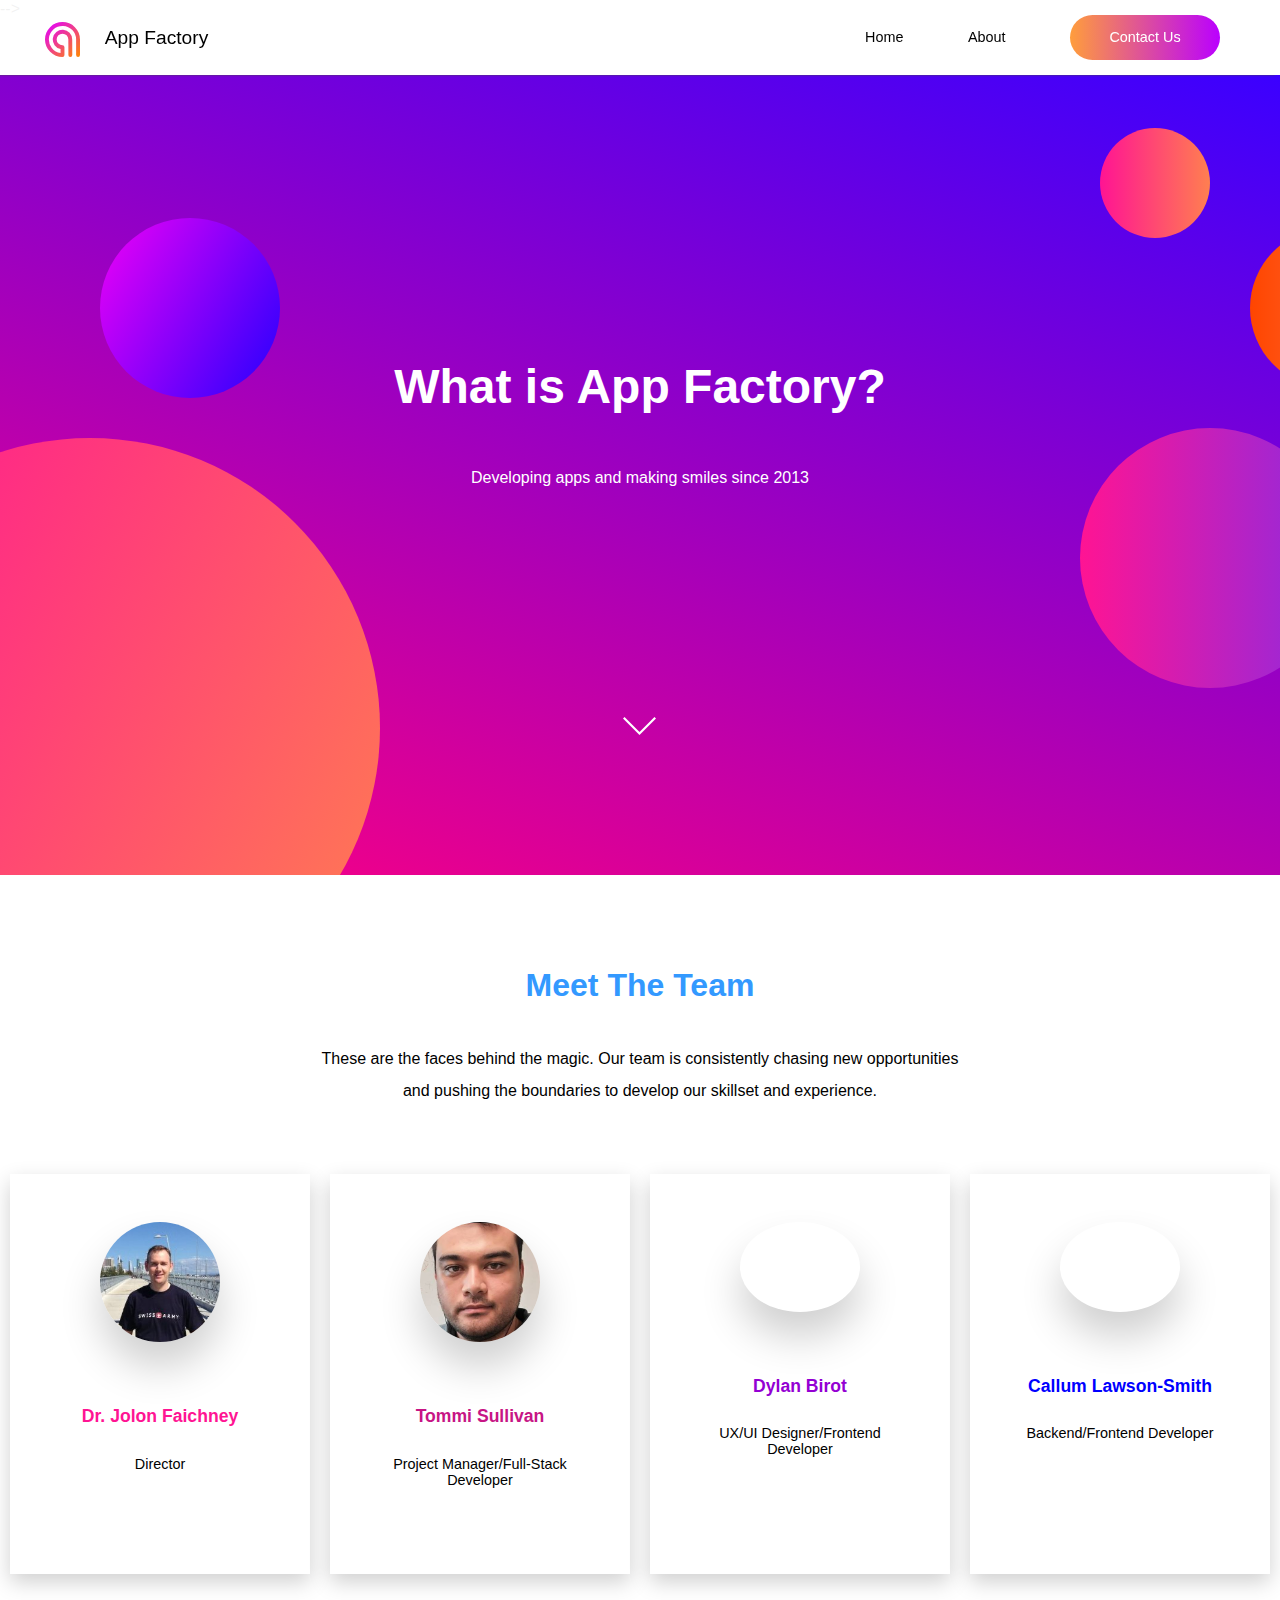
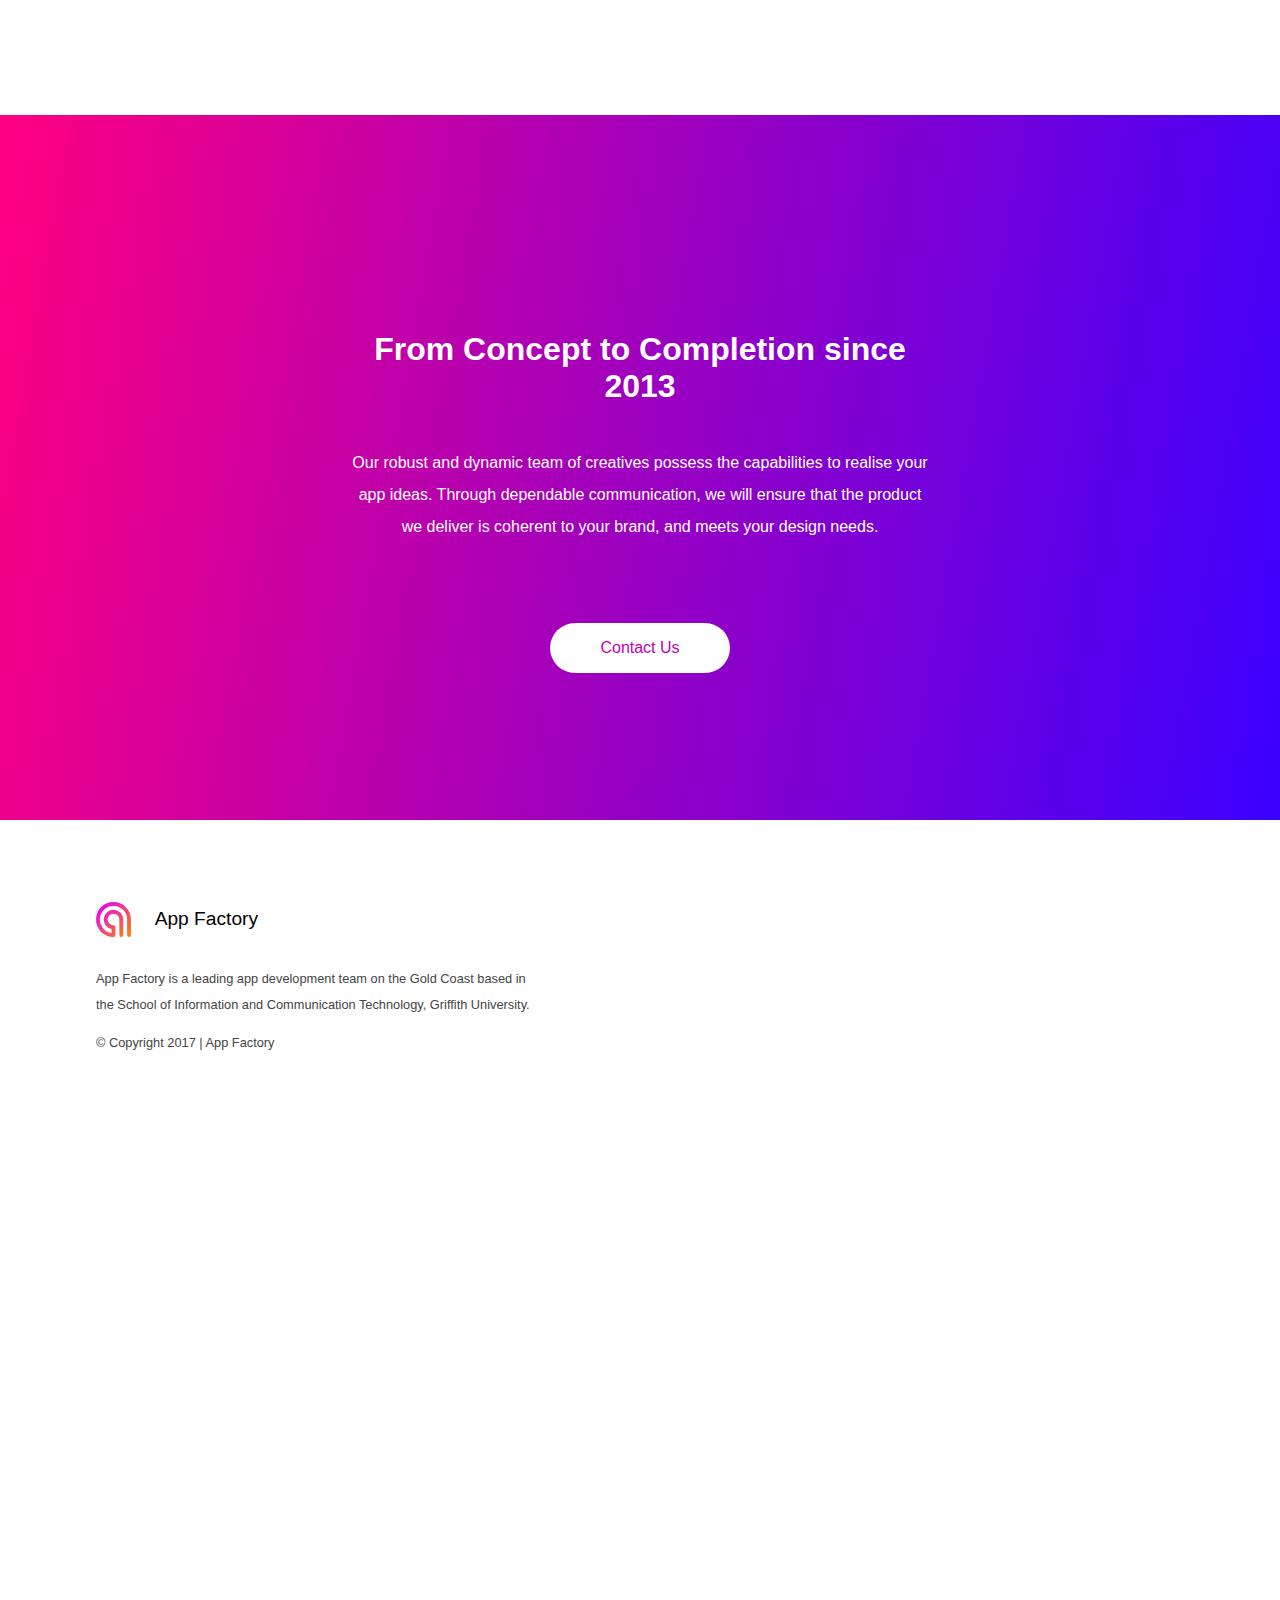
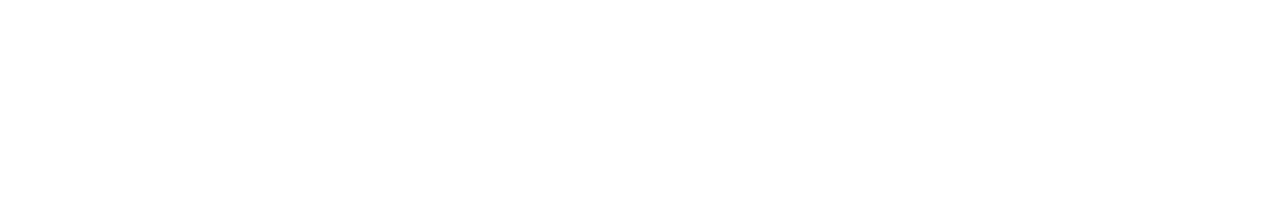
<file: pages/about/about-mobile.html>
<!DOCTYPE html>
<html>
<head>
    <title>About</title>
    <link rel="stylesheet" type="text/css" href="about-mobile.css">
    <script src="https://ajax.googleapis.com/ajax/libs/jquery/3.2.1/jquery.min.js"></script>
    <script src="../../js/mobile/about.js"></script>
    <!--Favicons-->
    <link rel="shortcut icon" href="../../assets/images/favicons/aflogo.ico" type="image/x-icon" />
    <!--End Favicons-->
    <meta name="viewport" content="width=device-width, initial-scale=1.0">
    <script type="text/javascript">
        window.onresize = function(event) {
        if (window.innerWidth > 768) {
          document.location = "about.html";
        }
      };
    </script>
</head>

<body id="body">

    <nav>
        <a href="../../mobile.html"><img src="../../assets/images/AFLogo.svg" id="logo" alt="App Factory Logo"></a>
        <a href="../../mobile.html"><h1>App Factory</h1></a>
        <img src="../../assets/images/icons/burgerbutton.svg" id="menu" onclick="showMenu()" alt="Mobile Menu">
        <img src="../../assets/images/icons/menuclosebtn.svg" id="x" onclick="hideMenu()" alt="Mobile Menu Close Button">
    </nav>

    <div id="menubox">
        <ul>
            <li><a href="../../mobile.html">Home</a></li>
            <li><a href="about-mobile.html">About</a></li>
            <li><a href="../contact/contact-mobile.html">Contact</a></li>
        </ul>
    </div>

    <div class="flexbox" id="flexbox">
        <header>
            <div class="slogan">
            <h1>What is App Factory?</h1>
            <p>Developing apps and making smiles since 2013</p>
            </div>
        </header>

        <div class="body1">
        <div id="tinybubble"></div>
        <div id="smallbubble"></div>
        <div id="mediumbubble"></div>
        <div class="textbox1">
            <h2 id="h12">From Concept to Completion since 2013</h2>
            <p>These are the faces behind the magic. Our team is consistently chasing new opportunities and pushing the boundaries to develop our skillset and experience.</p>
        </div>
        </div>
        <div class="body2">
            <div class="textbox2">
                <h2 id="h13">Meet the Team</h2>
                <p>These are the faces behind the magic. Our team is consistently chasing new opportunities and pushing the boundaries to develop our skillset and experience.</p>
            </div>
            <div class="cardcontainer">
                <div class="jolon" id="jolon">
                    <div class="profilepicture">
                    <img src="../../assets/images/profilepictures/jolon.jpg" alt="Jolon Faichney Profile Picture">
                    </div>

                    <div class="bio">
                    <h6>Dr. Jolon Faichney</h6>
                    <p>Director</p>
                    </div>
                </div>



                <div class="tommi" id="tommi">
                    <div class="profilepicture">
                    <img src="../../assets/images/profilepictures/tommi.jpg" alt="Tommi Sullivan Profile Picture">
                    </div>

                    <div class="bio">
                        <h6>Tommi Sullivan</h6>
                        <p>Project Manager/Full-Stack Developer</p>
                    </div>
                </div>


                <div class="dylan" id="dylan">
                    <div class="profilepicture">
                    <img src="../../assets/images/profilepictures/dylan.jpg" alt="Dylan Birot Profile Picture">
                    </div>
                    <div class="bio">
                        <h6>Dylan Birot</h6>
                        <p>UX/UI Designer/Frontend Developer</p>
                    </div>
                    
                </div>
                <div class="callum" id="callum">
                    <div class="profilepicture">
                    <img src="../../assets/images/profilepictures/callum.jpg" alt="Callum Lawson-Smith Profile Picture">
                    </div>

                    <div class="bio">
                    <h6>Callum Lawson-Smith</h6>
                    <p>Backend/Frontend Developer</p>
                    </div>
           
          </div>
        </div>
        </div>
    </div>
        
    <footer id="footer">
        <div>
            <img src="../../assets/images/AFLogo.svg" alt="App Factory Logo - Footer">
            <h4>App Factory</h4>
            <p>App Factory is a leading app development team on the Gold Coast based in the School of Information and Communication Technology, Griffith University.</p>
            <p>&copy; Copyright 2017 | App Factory</p>
        </div>
    </footer>
</body>
</file>
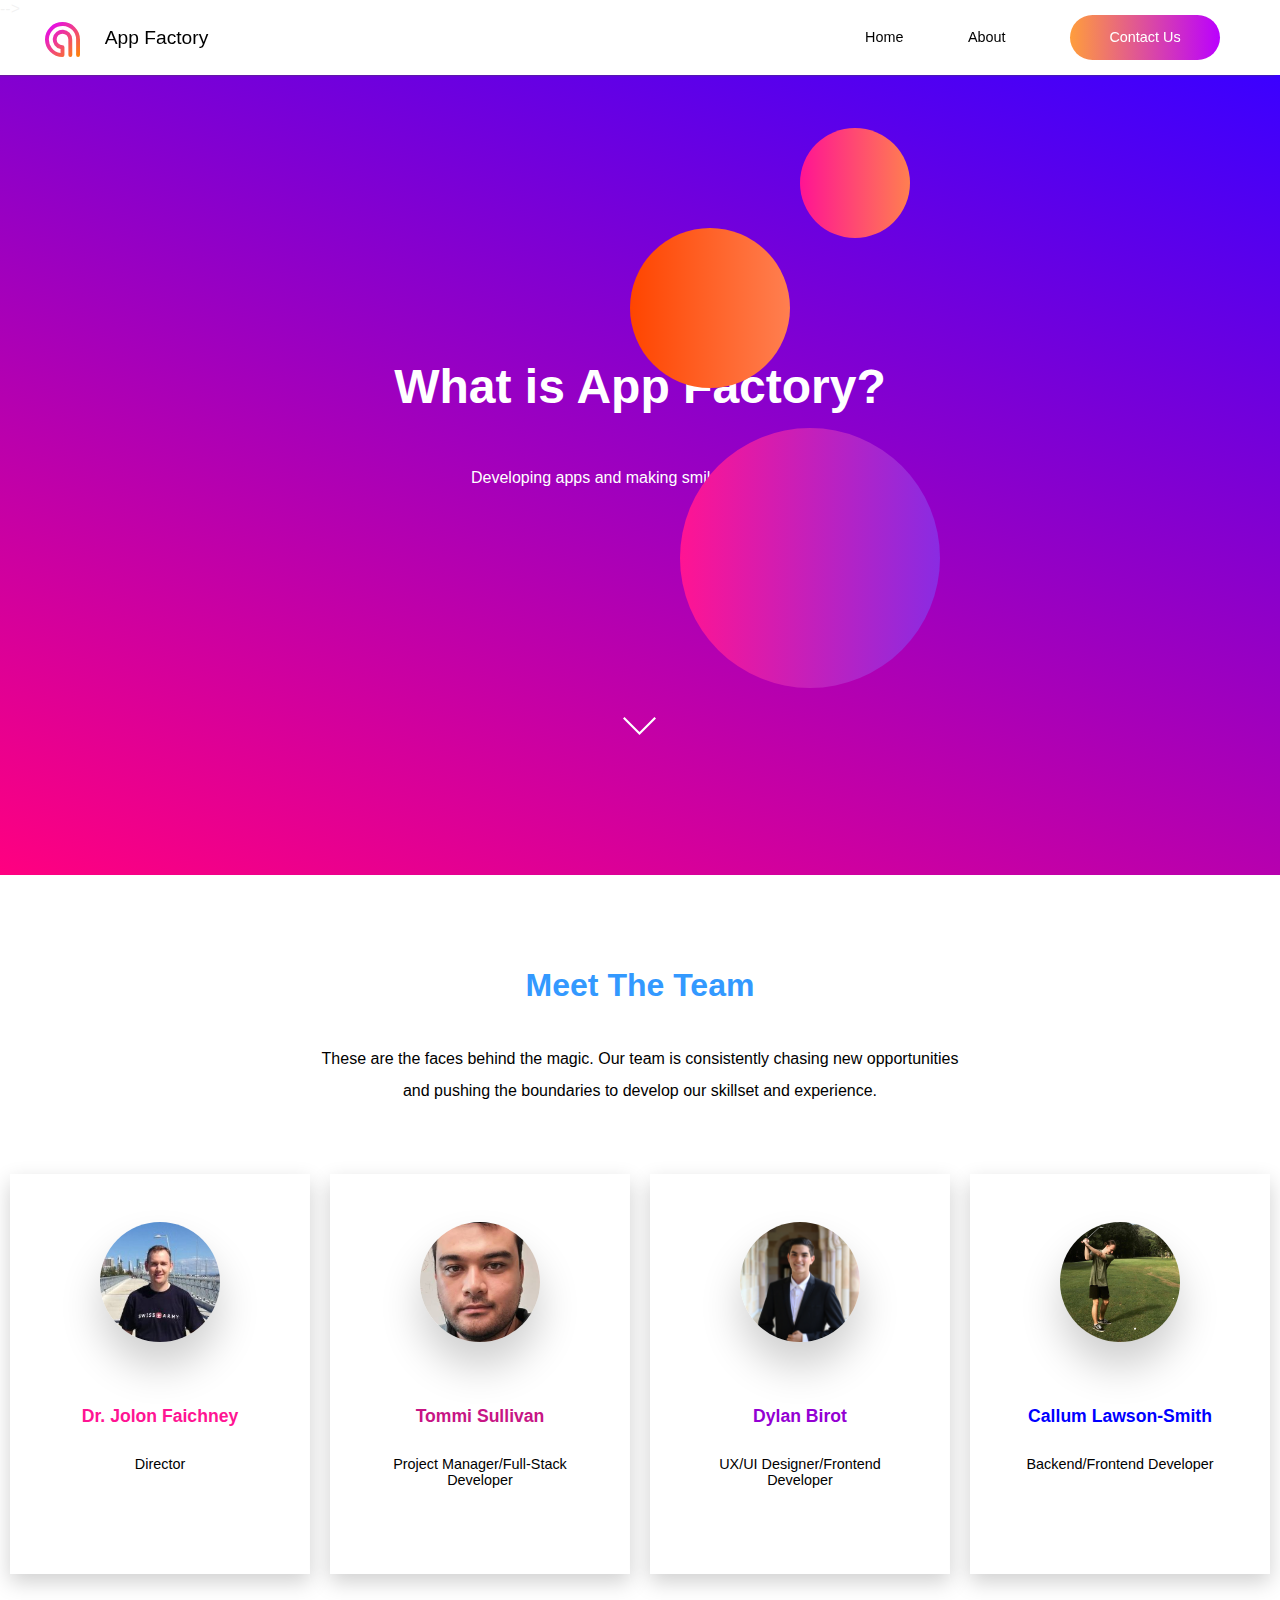
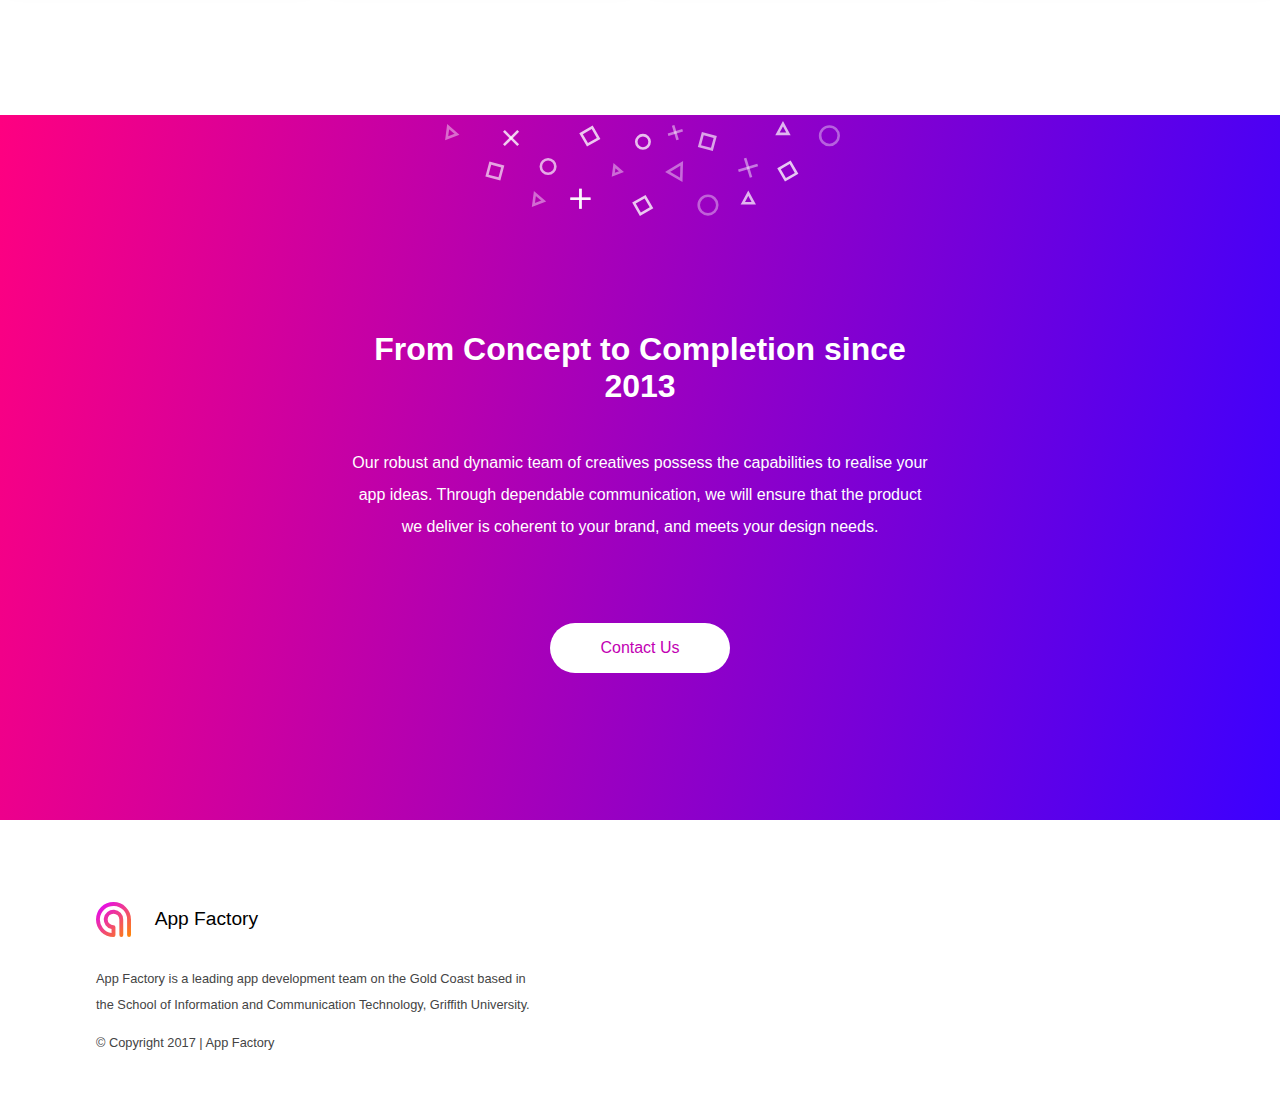
<file: pages/about/about.html>
<!DOCTYPE html>
<html>

  <head>
    <title>About</title>
    <link rel="stylesheet" type="text/css" href="about.css">
    <script src="https://ajax.googleapis.com/ajax/libs/jquery/3.2.1/jquery.min.js"></script>
    <script src="../../js/desktop/about.js"></script>
    <!------------>
    <!--Favicons-->
    <!------------>
    <link rel="shortcut icon" href="../../assets/images/favicons/aflogo.ico" type="image/x-icon" />
    <!---------------->
    <!--End Favicons-->
    <!---------------->
    <meta name="viewport" content="width=device-width, initial-scale=1.0">

  <script type="text/javascript">
    window.onresize = function(event) {
      if (window.innerWidth < 768) {
        document.location = "about-mobile.html";
      }
    };
  </script>
  </head>

  <body>

    <nav>
      <a href="../../index.html"><img src="../../assets/images/AFLogo.svg" alt="App Factory Logo"></a>
      <a href="../../index.html"><h1>App Factory</h1></a>
      <ul>
        <li><a href="../../index.html" id="home">Home</a></li>
        <li><a href="../about/about.html" id="about">About</a></li>
        <a href="../contact/contact.html"><button>Contact Us</button></a>
      </ul>
    </nav>

    <!--Background gradients for divs-->
    <div class="headerbackground"></div>
    <div class="body1background"></div>
    <div class="body2background"></div>-->


    <!--Page content-->
    <div class="flexbox">
      <header>
        <div class="slogan">
          <h1>What is App Factory?</h1>
          <p>Developing apps and making smiles since 2013</p>
          <button id="indicator"><img src="../../assets/images/icons/indicator.svg" ></button>
        </div>

        <div class='bubblecontainer'>
          <div id="leftsmall" class="bubbles"></div>
          <div id="leftlarge" class="bubbles"></div>
          <div id="rightsmall" class="bubbles"></div>
          <div id="rightmedium" class="bubbles"></div>
          <div id="rightlarge" class="bubbles"></div>
        </div>
      </header>

      <div class="body2" id="body">
        <div class="textbox2">
          <h2>Meet The Team</h2>
          <p>These are the faces behind the magic. Our team is consistently chasing new opportunities and pushing the boundaries to develop our skillset and experience.</p>
        </div>
        <div class="cardcontainer">
          <div class="jolon" id="jolon">
            <div class="profilepicture">
              <img src="../../assets/images/profilepictures/jolon.jpg" alt="Jolon Faichney Profile Picture">
            </div>

            <div class="bio">
              <h6>Dr. Jolon Faichney</h6>
              <p>Director</p>
            </div>
          </div>



          <div class="tommi" id="tommi">
            <div class="profilepicture">
              <img src="../../assets/images/profilepictures/tommi.jpg" alt="Tommi Sullivan Profile Picture">
            </div>

              <div class="bio">
                <h6>Tommi Sullivan</h6>
                <p>Project Manager/Full-Stack Developer</p>
              </div>
          </div>

          
          <div class="dylan" id="dylan">
            <div class="profilepicture">
              <img src="../../assets/images/profilepictures/dylan.jpg" alt="Dylan Birot Profile Picture">
              </div>
              <div class="bio">
                <h6>Dylan Birot</h6>
                <p>UX/UI Designer/Frontend Developer</p>
              </div>
            
          </div>
          <div class="callum" id="callum">
            <div class="profilepicture">
              <img src="../../assets/images/profilepictures/callum.jpg" alt="Callum Lawson-Smith Profile Picture">
            </div>

            <div class="bio">
              <h6>Callum Lawson-Smith</h6>
              <p>Backend/Frontend Developer</p>
            </div>
           
          </div>
        </div>
      </div>

      <div class="body1">
        <img src="../../assets/images/groupofshapes.svg" id="shapes">
        <div class="textbox1">
          <h2 id="h11">From Concept to Completion since 2013</h2>
          <p id="p">Our robust and dynamic team of creatives possess the capabilities to realise your app ideas. Through dependable communication, we will ensure that the product we deliver is coherent to your brand, and meets your design needs.</p>
          <a href="../contact/contact.html"><button id="contact-button">Contact Us</button></a>
        </div>
      </div>
    </div>

    <footer>
      <div>
        <img src="../../assets/images/AFLogo.svg" alt="App Factory Logo - Footer">
        <h4>App Factory</h4>
        <a href="../about/about.html"></a>
        <p>App Factory is a leading app development team on the Gold Coast based in the School of Information and Communication Technology, Griffith University.</p>
        <p>&copy; Copyright 2017 | App Factory</p>
      </div>
    </footer>
  </body>
</file>
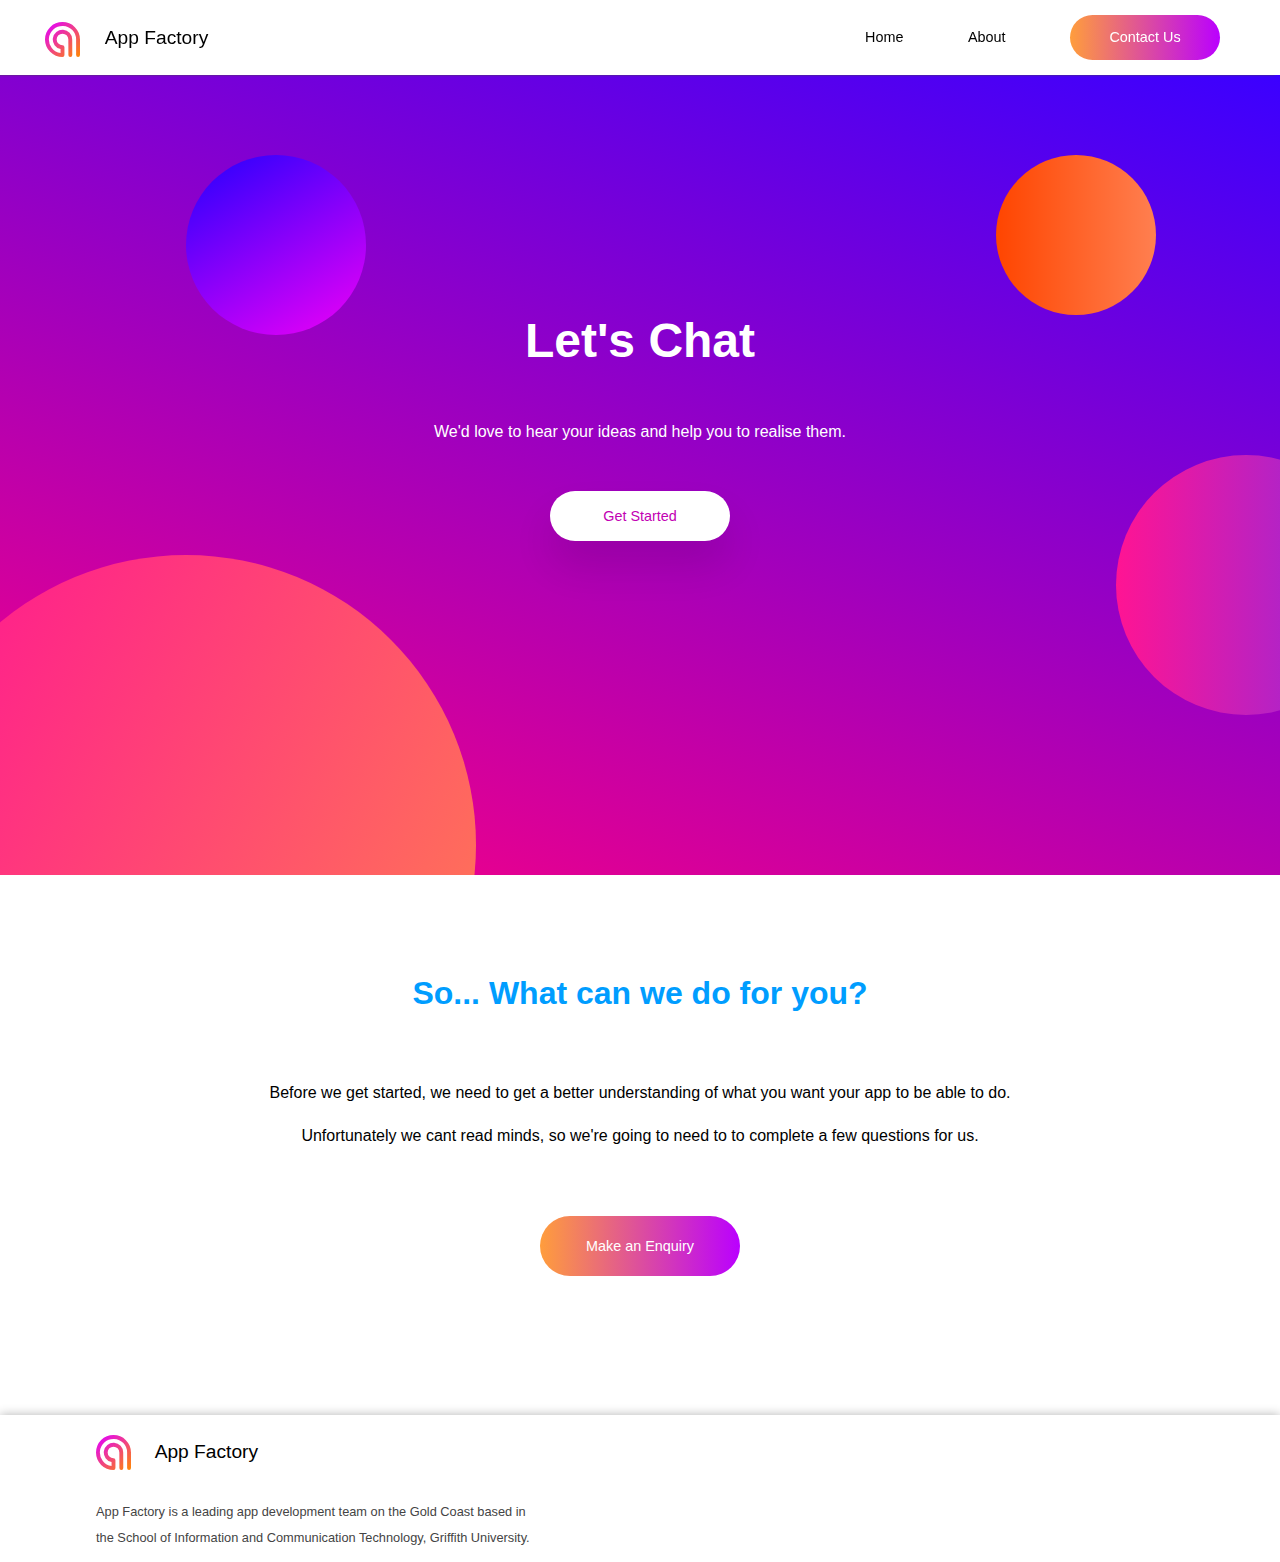
<file: pages/contact/contact-mobile.html>
<!DOCTYPE html>
<html>

  <head>
    <title>Contact Us</title>
    <link rel="stylesheet" type="text/css" href="contact-mobile.css">
    <script src="https://ajax.googleapis.com/ajax/libs/jquery/3.2.1/jquery.min.js"></script>
    <script src="../../js/mobile/contact.js"></script>

    
    <!--Favicons-->
    <link rel="shortcut icon" href="../../assets/images/favicons/aflogo.ico" type="image/x-icon" />
    <!--End Favicons-->
    <meta name="viewport" content="width=device-width, initial-scale=1.0">

    <script type="text/javascript">
      window.onresize = function(event) {
        if (window.innerWidth > 768) {
          document.location = "contact.html";
          }
      };
    </script>
  </head>

  <body id="body">

    <nav>
      <a href="../../index.html"><img src="../../assets/images/AFLogo.svg" id="logo" alt="App Factory Logo"></a>
      <a href="../../index.html"><h1>App Factory</h1></a>
      <img src="../../assets/images/icons/burgerbutton.svg" id="menu" onclick="showMenu()" alt="Moble Menu">
      <img src="../../assets/images/icons/menuclosebtn.svg" id="x" onclick="hideMenu()" alt="Mobile Menu Close Button">
    </nav>

    <div id="menubox">
        <ul>
            <li><a href="../../mobile.html">Home</a></li>
            <li><a href="../about/about-mobile.html">About</a></li>
            <li><a href="../contact/contact-mobile.html">Contact</a></li>
        </ul>
    </div>

    <div class="flexbox" id="flexbox">
      <header>
        <div class="slogan">
          <h1>Let's Chat</h1>
          <p>We'd love to hear your about your ideas.</p>
          <button id="enquirebutton">Get Started</button>
        </div>
      </header>


      <div class="flex">
        <div class="textbox1" id="textbox1">
          <h1>So... what can we do for you?</h1>
          <p>Before we get started, we need to get a better understanding of what you want you app to be able to do. Unfortunately we cant read minds, so we're going to need to to complete a few questions for us.</p>
           <a class="typeform-share link" href="https://projectpanda.typeform.com/to/grdgJO" data-mode="1"><button id="typeform-btn" target="_blank">Make an Enquiry</button></a>
<script>(function(){var qs,js,q,s,d=document,gi=d.getElementById,ce=d.createElement,gt=d.getElementsByTagName,id='typef_orm_share',b='https://s3-eu-west-1.amazonaws.com/share.typeform.com/';if(!gi.call(d,id)){js=ce.call(d,'script');js.id=id;js.src=b+'share.js';q=gt.call(d,'script')[0];q.parentNode.insertBefore(js,q)}})()</script>
        </div>
      </div>
    </div>
    <footer id="footer">
        <div>
            <img src="../../assets/images/AFLogo.svg" alt="App Factory Logo">
            <h4>App Factory</h4>
            <p>App Factory is a leading app development team on the Gold Coast based in the School of Information and Communication Technology, Griffith University.</p>
            <p>&copy; Copyright 2017 | App Factory</p>
        </div>
      </footer>
  </body>

</html>
</file>
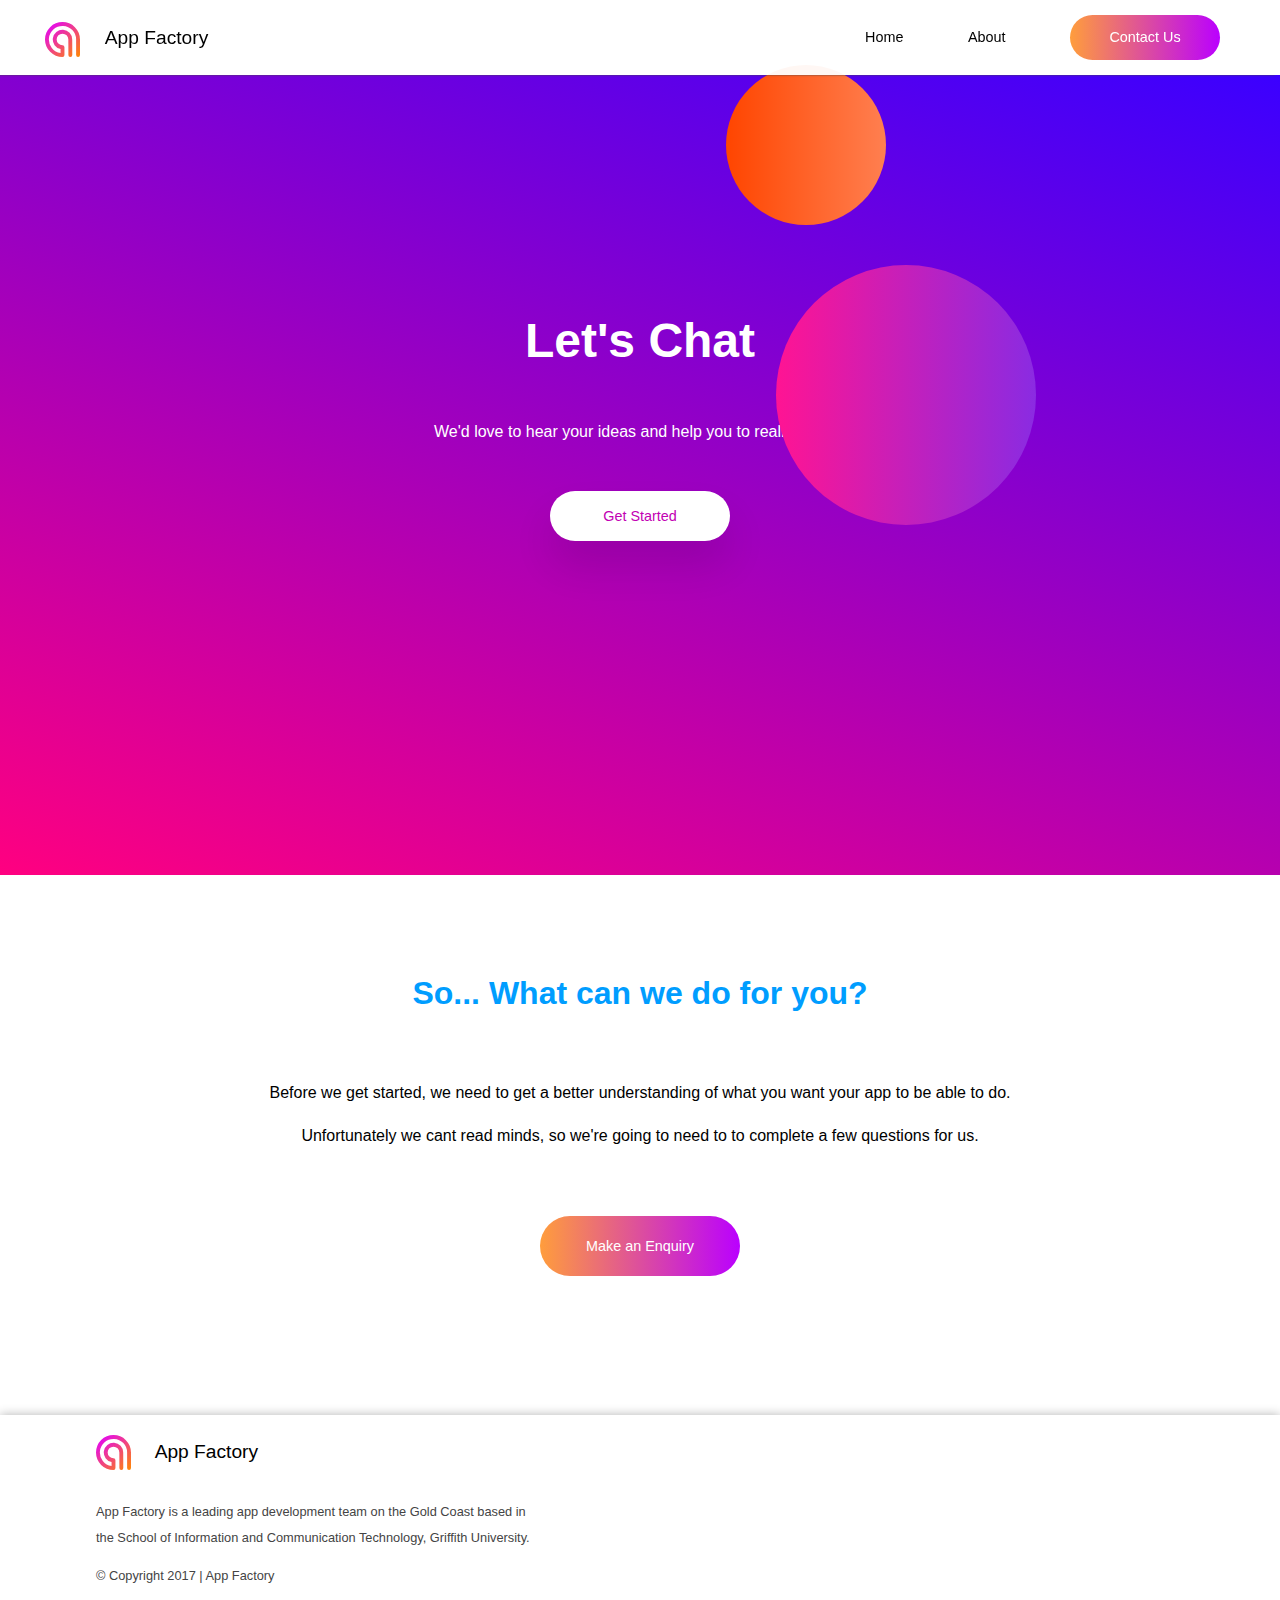
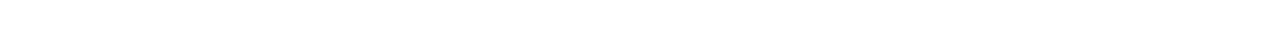
<file: pages/contact/contact.html>
<!DOCTYPE html>
<html>

  <head>
    <title>Contact Us</title>
    <link rel="stylesheet" type="text/css" href="contact.css">
    <script src="https://ajax.googleapis.com/ajax/libs/jquery/3.2.1/jquery.min.js"></script>
    <script src="../../js/desktop/contact.js"></script>

    <!-- Meta Tags for SEO -->

      
    <meta name="description" content="" />
      
    <meta name="keywords" content="develup.co, develup, startup platform, startup network, find a cofounder, connect with mentors, startup ideas, how to start a business, startup funding, find startup jobs, social media for startups, startup accelerators, startup online, build an MVP, build a startup" />

    <meta name="google-site-verification" content="P4yzGCof1mppJU8GLUD7NqQgL3bRNTokDLpqLoLp1pc" />    
      
  <!-- Open Graph Meta Tags -->
    <meta property="og:description" content="Find entrepreneurial talent for your startup and browse equity based jobs. Sign up to the beta launching soon and be a part of something revolutionary." />
      
    <meta property="og:title" content="Sign up to the Develup.co Beta!" />
    <meta property="og:type" content="website" />
    <meta property="og:url" content="http://www.develup.co" />
    <meta property="og:image" content="ftp://develupc@69.195.124.116/public_html/assets/img/coming%20soon/facebookbanner.jpg" />
    
<!-- End of OG Tags -->
    



    <!-- End of Meta Tags -->



    <!------------>
    <!--Favicons-->
    <!------------>
    <link rel="shortcut icon" href="../../assets/images/favicons/aflogo.ico" type="image/x-icon" />
    <!---------------->
    <!--End Favicons-->
    <!---------------->
    <meta name="viewport" content="width=device-width, initial-scale=1.0">

    <script type="text/javascript">
    window.onresize = function(event) {
      if (window.innerWidth < 768) {
        document.location = "contact-mobile.html";
      }
    };

    function reload() {
      location.reload();
    }

    document.getElementsByClassName("typeform-close-icon").onclick="reload()";


  </script>
  </head>

  <body id="page">
    <nav>
      <a href="../../index.html"><img src="../../assets/images/AFLogo.svg" alt="App Factory Logo"></a>
      <a href="../../index.html"><h1>App Factory</h1></a>
      <ul>
        <li><a href="../../index.html" id="home">Home</a></li>
        <li><a href="../about/about.html" id="about">About</a></li>
        <a href="../contact/contact.html"><button>Contact Us</button></a>
      </ul>
    </nav>
 
    <div class="headerbackground"></div>
    <div class="bodybackground"></div>

    <div class="flex">
      <header>
        <div class="slogan">
          <h1>Let's Chat</h1>
          <p>We'd love to hear your ideas and help you to realise them.</p>
          <button id="contact-btn">Get Started</button>
        </div>
        
        <div class="bubblecontainer">
          <div id="leftsmall" class="bubbles"></div>
          <div id="leftlarge" class="bubbles"></div>
          <div id="rightmedium" class="bubbles"></div>
          <div id="rightlarge" class="bubbles"></div>
          </div>
      </header>

      <div class="body" id="body">
        <div class="textbox1" id="textbox1">
          <h2>So... What can we do for you?</h2>
          <p>Before we get started, we need to get a better understanding of what you want your app to be able to do. Unfortunately we cant read minds, so we're going to need to to complete a few questions for us.</p>
          <a class="typeform-share link" href="https://projectpanda.typeform.com/to/grdgJO" data-mode="1"><button id="typeform-btn" target="_blank">Make an Enquiry</button></a>
        <script>(function(){var qs,js,q,s,d=document,gi=d.getElementById,ce=d.createElement,gt=d.getElementsByTagName,id='typef_orm_share',b='https://s3-eu-west-1.amazonaws.com/share.typeform.com/';if(!gi.call(d,id)){js=ce.call(d,'script');js.id=id;js.src=b+'share.js';q=gt.call(d,'script')[0];q.parentNode.insertBefore(js,q)}})()</script>

        <div id="leftbodylarge" class="bubbles"></div>
        <div id="leftbodymedium" class="bubbles"></div>
      </div>
      </div>
    </div>
    <footer>
      <div>
        <img src="../../assets/images/AFLogo.svg" alt="App Factory Logo">
        <h4>App Factory</h4>
        <a href="../about/about.html"></a>
        <p>App Factory is a leading app development team on the Gold Coast based in the School of Information and Communication Technology, Griffith University.</p>
        <p>&copy; Copyright 2017 | App Factory</p>
      </div>
    </footer>

  </body>
</html>
</file>
<file: pages/about/about-mobile.css>
html {
  height: 100%;
  font-family: "Helvetica Neue", Helvetica, sans-serif;
  width: 100%;
}

body {
  width: 100%;
  padding: 0;
  margin-left: 0;
  margin-right: 0;
  overflow-x: hidden;
}

nav {
  width: 100vw;
  background-color: rgba(255, 255, 255, 0.95);
  box-shadow: -5px 0px 2px #444;
  height: 65px;
  position: fixed;
  top: 0;
  z-index: 111;
}
#logo {
  position: relative;
  width: auto;
  height: 32px;
  margin-left: 3.5vw;
  margin-top: 16px;
}

#menu {
  float: right;
  height: 28px;
  width: auto;
  margin-top: 18px;
  margin-right: 20px;
}

#x {
  float: right;
  height: 30px;
  width: auto;
  margin-top: 15px;
  margin-right: 23px;
  display: none;
}

nav h1 {
  display: inline-block;
  position: absolute;
  font-family: "Helvetica", sans-serif;
  font-weight: lighter;
  margin-left: 15px;
  margin-top: 20px;
  font-size: 1.2em;
}

nav ul {
  position: relative;
  float: right;
  margin-right: 60px;
  display: none;
}

nav ul li {
  margin-right: 60px;
  font-family: "Helvetica", sans-serif;
  display: inline;
  list-style-type: none;
  font-size: 0.9em;
}

nav a {
  text-decoration: none;
  color: black;
}

nav a:visited {
  color: black;
}

nav a:active {
  color: black;
}

#home:hover {
  color: #FF9D3C
}

#about:hover {
  color: #FF0080;
}

nav button {
  background: -webkit-linear-gradient(left, #FF9D3C, #BA00FF);
  background: -moz-linear-gradient(left, #FF9D3C, #BA00FF);
  background: -o-linear-gradient(left, #FF9D3C, #BA00FF);
  background: linear-gradient(to right, #FF9D3C, #BA00FF);
  width: 150px;
  height: 45px;
  border: none;
  border-radius: 30px;
  font-size: 0.9em;
  font-family: "Helvetica", sans-serif;
  color: white;
  margin-top: -3px;
}

nav button:hover {
  background: white;
  font-size: 0.9em;
  font-family: "Helvetica", sans-serif;
  color: black;
  border: 2px solid #BA00FF;
}

nav button:focus {
  outline: 0;
}

nav button:active {
  outline: none;
}



/*----Menu----*/

#menubox {
  width: 100vw;
  margin-top: 65px;
  top: 0;
  height: calc(100vh - 65px);
  padding: 0;
  position: absolute;
  z-index: 1000;
  color: white;
  position: absolute;
  flex-direction: column;
  justify-content: center;
  background: linear-gradient(220deg, #5700ed, #f40098);
  margin-left: 100vw;
  display: none;
  position: fixed;
}

#menubox img {
  width: 6vw;
  height: auto;
  bottom:  0;
  position: absolute;
  margin-left: 3.5vw;
  margin-top: 3vh;
  top: 0;
}

#menubox ul {
  text-align: center;
  margin: 0 auto;
  width: 80%;
  padding: 0;
}

#menubox ul li {
  list-style-type: none;
  font-size: 5vh;
  font-weight: bold;
  line-height: 2em;
}

#menubox a {
  color: white;
  text-decoration: none;
}

#menubox a:visited {
  color: white;
}


/*----Header----*/

.flexbox {
    display: block;
}

header {
  width: 100%;
  min-height: 550px;
  height: 85vh;
  margin-top: 65px;
  display: flex;
  justify-content: center;
  flex-direction: column;
  overflow: hidden;
  background: -webkit-linear-gradient(110deg, #3B00FF, #FF0080);
  background: -moz-linear-gradient(110deg, #3B00FF, #FF0080);
  background: -o-linear-gradient(110deg, #3B00FF, #FF0080);
  background: linear-gradient(200deg, #3B00FF, #FF0080);
}

header img {
  width: 45%;
  height: auto;
  margin-left: auto;
  margin-right: auto;
}

.slogan {
  position: relative;
  margin: 0 auto;
  text-align: center;
  color: white;
  width: 80%;
}

.slogan h1 {
  font-size: 1.8em;
  -webkit-font-smoothing: antialiased;
}

.slogan p {
  font-size: 1em;
  margin-top: 3em;
  line-height: 2;
  -webkit-font-smoothing: antialiased;
}

header button {
  background-color: white;
  width: 180px;
  height: 50px;
  border: none;
  border-radius: 30px;
  font-size: 0.9em;
  font-family: "Helvetica", sans-serif;
  color: #c200b3;
  margin: 0 auto;
  position: relative;
  margin-top: 3em;
  display: block;
  box-shadow: 0px 25px 40px rgba(0,0,0,0.1);
}

header button:hover {
  background: none;
  color: white;
  border: 2px solid white;
}

header button:focus {
  outline: none;
}

header a {
  text-decoration: none;
}
/*----Body----*/

.body1 {
  min-height: 200px;
  padding-top: 1em;
  padding-bottom: 2em;
  max-height: 280px;
  display: inline-block;
}

#h11 {
    color: #ff881a;
}

#h12 {
  color: #1aa7ff;
}

.textbox1 {
    width: 85%;
    margin: auto;
    text-align: center;
    margin-top: 3em;
}

.textbox1 h2 {
    font-size: 1.3em;
}

.textbox1 p {
    line-height: 1.8em;
    font-size: 0.9em;
}


/*----Body2----*/

.body2 {
  background: linear-gradient(140deg, #3B00FF, #FF0080);
  height: auto;
  padding-bottom: 3.8em;
  color: white;
  text-align: center;
  padding-top: 3em;
  margin-top: 1.5em;
  display: inline-block;
}

.textbox2 {
  margin-top: 1.8em;
  width: 80%;
  margin: 0 auto;
  margin-bottom: 1.5em;
  line-height: 2;
}

.textbox2 p {
  font-size: 0.9em;
}

.cardcontainer {
  display: flex;
  flex-direction: column;
  width: 100%;

}

.jolon, .tommi, .dylan, .callum {
  width: 85%;
  height: 400px;
  display: inline-block;
  margin: auto;
  margin-top: 3em;
  box-shadow: 0px 1px 6px #888888;
  display: flex;
  justify-content: center;
  align-content: center;
  flex-direction: column;
  background-color: white;
}

.profilepicture {
  width: 120px;
  height: 120px;
  border-radius: 100%;
  box-shadow: 0px 25px 40px rgba(0,0,0,0.19);
  margin: auto;
  margin-top: 3em;
}

.bio {
  width: 70%;
  height: 180px;
  text-align: center;
  margin: 1.8em auto;
}

.bio h6 {
  font-size: 1.3em;
  padding-top: 2em;
  width: auto;
  margin: auto;
  text-align: center;
}

.bio p {
  font-size: 0.9em;
  padding-top: 1em;
  color: black;

}

.jolon img {
  border-radius: 100%;
  width: 100%;

}

.jolon h6 {
  color: blue;
}

.callum img {
  border-radius: 100%;
  width: 100%;
}

.callum h6 {
  color: deeppink;
}

.tommi img {
  border-radius: 100%;
  width: 100%;
  height: 100%;
}

.tommi h6 {
  color: darkviolet;
}

.dylan img {
  border-radius: 100%;
  width: 100%;
  height: 100%;
}

.dylan h6 {
  color: mediumvioletred;
}


/*----Footer----*/

footer {
  width: 100%;
  height: 200px;
}

footer div {
  width: 80%;
  margin-top: 2em;
  margin-left: 2em;
}

footer img {
  height: 35px;
  width: auto;
  display: block;
  position: absolute;
  margin-top: 1.5em;
}

footer h4 {
  display: inline-block;
  margin-left: 3em;
  margin-top: 2em;
}

footer p {
  font-size: 0.8em;
  line-height: 1.5em;
  color: #333;
}


/*----Ipad Styles----*/
/*
@media screen and (min-height: 800px) {

.body2 {
  background: linear-gradient(140deg, #3B00FF, #FF0080);
  height: 100vh;
  color: white;
  text-align: center;
  margin-top: 1.5em;
  display: inline-block;
}

.cardcontainer1 {
  width: 100%;
  height: 40%;
  margin: 0 auto;
}

.cardcontainer2 {
  width: 100%;
  height: 40%;
  margin: 0 auto;
  margin-top: 1em;
}
}
*/
</file>
<file: pages/about/about.css>
* {
  font-family: 'Helvetica Neue', Helvetica, sans-serif;
}


/*----Keyframes----*/

@keyframes indicator {
  0% {top: 380px;}
  100% {top: 390px;}
}


@keyframes leftsmall {
  0% {margin-left: 100px; margin-top: -300px;}
  50% {margin-left: 110px; margin-top: -300px;}
  100% {margin-left: 100px; margin-top: -300px;}
}

@keyframes leftlarge {
  0% {margin-left: -200px; margin-top: -80px;}
  50%{margin-left: -210px; margin-top: -80px;}
  100% {margin-left: -200px; margin-top: -80px;}
}

@keyframes rightsmall {
  0% {margin-left: 1100px; margin-top: -390px;}
  50% {margin-left: 1090px; margin-top: -390px;}
  100% {margin-left: 1100px; margin-top: -390px;}
}

@keyframes rightmedium {
  0% {margin-left: 1250px; margin-top: -290px;}
  50% {margin-left: 1260px; margin-top: -290px;}
  100% {margin-left: 1250px; margin-top: -290px;}
}

@keyframes rightlarge {
  0% {margin-left: 1080px; margin-top: -90px;}
  50% {margin-left: 1070px; margin-top: -90px;}
  100% {margin-left: 1080px; margin-top: -90px;}
}

/*----HTML----*/

html {
  overflow-x: hidden;
  font-family: "Helvetica", sans-serif;
}
body {
  max-width: 100vw;
  padding: 0;
  margin-left: 0px;
  margin-right: 0px;
  margin-top: 0px;
  overflow: hidden;
}

.flexbox {
  max-width: 1500px;
  margin: 0 auto;
  z-index: 101;
}

/*----nav----*/

nav {
  width: 100vw;
  background-color: rgba(255, 255, 255, 0.95);
  box-shadow: -5px 0px 2px #444;
  height: 75px;
  position: fixed;
  top: 0;
  z-index: 111;
}

nav img {
  width: auto;
  height: 35px;
  margin-left: 3.5vw;
  margin-top: 22px;
}

nav h1 {
  display: inline-block;
  position: absolute;
  font-family: "Helvetica", sans-serif;
  font-weight: lighter;
  margin-left: 25px;
  margin-top: 27px;
  font-size: 1.2em;
}

nav ul {
  position: relative;
  float: right;
  margin-right: 60px;
  margin-top: 1.1em;
}

nav ul li {
  margin-right: 60px;
  font-family: "Helvetica", sans-serif;
  display: inline;
  list-style-type: none;
  font-size: 0.9em;
}

nav a {
  text-decoration: none;
  color: black;
}

#home:hover {
  color: #FF9D3C
}

#about:hover {
  color: #FF0080;
}

nav button {
  background: -webkit-linear-gradient(left, #FF9D3C, #BA00FF);
  background: -moz-linear-gradient(left, #FF9D3C, #BA00FF);
  background: -o-linear-gradient(left, #FF9D3C, #BA00FF);
  background: linear-gradient(to right, #FF9D3C, #BA00FF);
  width: 150px;
  height: 45px;
  border: none;
  border-radius: 30px;
  font-size: 0.9em;
  font-family: "Helvetica", sans-serif;
  color: white;
  margin-top: -3px;
}

nav button:hover {
  background: white;
  font-size: 0.9em;
  font-family: "Helvetica", sans-serif;
  color: black;
  border: 2px solid #BA00FF;
  cursor: pointer;
}

nav button:focus {
  outline: 0;
}

nav button:active {
  outline: none;
}


#homeicon {
  height: 20px;
  width: auto;
  margin-right: 5px;
  margin-bottom: -4px;
  display: none;
}


/*----header----*/

.headerbackground {
  width: 100vw;
  height: 800px;
  background: -webkit-linear-gradient(110deg, #3B00FF, #FF0080);
  background: -moz-linear-gradient(110deg, #3B00FF, #FF0080);
  background: -o-linear-gradient(110deg, #3B00FF, #FF0080);
  background: linear-gradient(200deg, #3B00FF, #FF0080);
  display: inline-block;
  position: absolute;
  overflow-x: visible;
  margin-top: 75px;
}

header {
  width: 100%;
  height: 800px;
  margin-top: 75px;
  margin: 0 auto;
  display: flex;
  justify-content: center;
  flex-direction: column;
  z-index: 99;
  position: relative;
}

.bubblecontainer {
  width: 85%;
  max-width: 1500px;
  height: 800px;
  top: 500px;
  position: absolute;
}


.slogan {
  position: relative;
  margin: 0 auto;
  text-align: center;
  color: white;
}

.slogan h1 {
  font-size: 3em;
  -webkit-font-smoothing: antialiased;
}

.slogan p {
  font-size: 1em;
  margin-top: 3em;
  line-height: 2;
  -webkit-font-smoothing: antialiased;
}

header button {
  width: 45px;
  position: absolute;
  left: 0;
  right: 0;
  margin: auto;
  top: 390px;
  background: none;
  border: none;
  height: auto;
  z-index: 1000000;
  animation: indicator 1s infinite ease-in-out;
  animation-fill-mode: both;
  animation-direction: alternate-reverse;

}

header button:hover {
  cursor: pointer;
}

header button:focus {
  outline: none;
}




#leftsmall {
  position: absolute;
  border-radius: 100%;
  background: linear-gradient(120deg, #ef00f6, #2400fe);
  padding: 90px;
  margin-left: -320px;
  margin-top: -400px;
  animation: leftsmall infinite;
  animation-duration: 3s;
  transition: all .4s ease-in-out;
}

#leftsmall:hover {
  transform: scale(1.08);
  transition-duration: 0.4s;
}

#leftlarge {
  position: absolute;
  border-radius: 100%;
  background: linear-gradient(120deg, deeppink, coral);
  padding: 290px;
  margin-left: -700px;
  margin-top: -120px;
  animation: leftlarge infinite;
  animation-duration: 3s;
  z-index: 91;
  transition: all .4s ease-in-out;
}

#leftlarge:hover {
  transform: scale(1.04);
  transition-duration: 0.4s;
}

#rightsmall {
  position: absolute;
  border-radius: 100%;
  background: linear-gradient(90deg, deeppink, coral);
  padding: 55px;
  margin-left: 800px;
  margin-top: -390px;
  animation: rightsmall infinite;
  animation-duration: 3s;
  transition: all .4s ease-in-out;
}

#rightsmall:hover {
  transform: scale(1.08);
  transition-duration: 0.4s;
}

#rightmedium {
  position: absolute;
  border-radius: 100%;
  background: linear-gradient(90deg, orangered, coral);
  padding: 80px;
  margin-left: 630px;
  margin-top: -290px;
  animation: rightmedium infinite;
  animation-duration: 3s;
  transition: all .4s ease-in-out;
}

#rightmedium:hover {
  transform: scale(1.08);
  transition-duration: 0.4s;
}

#rightlarge {
  position: absolute;
  border-radius: 100%;
  background: linear-gradient(90deg, deeppink, blueviolet);
  padding: 130px;
  margin-left: 680px;
  margin-top: -90px;
  animation: rightlarge infinite;
  animation-duration: 3s;
  transition: all .4s ease-in-out;
}

#rightlarge:hover {
  transform: scale(1.08);
  transition-duration: 0.4s;
}

/*----body----*/


.body1background {
  width: 100vw;
  background-color: white;
  height: 840px;
  margin-top: 875px;
  position: absolute;
  z-index: 100;
}

.body1 {
  height: 840px;
  width: 100%;
  display: flex;
  justify-content: center;
  position: relative;
  top: 75px !important;
  z-index: 101;
}

#shapes {
  position: absolute;
  margin: 0 auto;
  height: auto;
  width: 400px;
  margin-top: 100px;
}

.textbox1 {
  height: 500px;
  min-width: 510px;
  width: 45%;
  margin: 0 auto;
  margin-top: 300px;
  display: block;
  position: relative;
  left: 0;
  text-align: center;
}

#h11 {
  color: white;
  text-align: center;
}

.textbox1 h2 {
  font-size: 2em;
  display: inline-block;
  margin-top: 0.3em;
  color: white;
}

.textbox1 p {
  text-align: center;
  font-size: 1em;
  line-height: 2em;
  color: white;
}

#p {
  margin-bottom: 5em;
}

#contact-button {
  width: 180px;
  height: 50px;
  border: none;
  border-radius: 30px;
  font-size: 1em;
  font-family: "Helvetica", sans-serif;
  color: #c200b3;
  margin: 0 auto;
  background-color: white;
  cursor: pointer;
}

#contact-button:hover {
  background: none;
  font-size: 1em;
  font-family: "Helvetica", sans-serif;
  color: white;
  border: 2px solid white;
}

#contact-button:focus {
  outline: 0;
}

/*----Body2----*/


.body2background {
  width: 100vw;
  height: 730px;
  background: -webkit-linear-gradient(190deg, #3B00FF, #FF0080);
  background: -moz-linear-gradient(190deg, #3B00FF, #FF0080);
  background: -o-linear-gradient(190deg, #3B00FF, #FF0080);
  background: linear-gradient(280deg, #3B00FF, #FF0080);
  display: inline-block;
  position: absolute;
  margin-top: 1690px;
}

.body2 {
  width: 100%;
  padding-top: 3em;
  height: 680px;
  margin: auto;
  top: 60px;
  display: flex;
  justify-content: center;
  position: relative;
  z-index: 101;
}

.textbox2 {
  display: block;
  margin: auto !important;
  height: 100px;
  width: 100%;
  margin-top: 80px;
  line-height: 2;
  position: absolute;
  color: white;
}

.textbox2 h2 {
  text-align: center;
  font-size: 2em;
  color: #3399ff;
}

.textbox2 p {
  text-align: center;
  width: 50%;
  -webkit-font-smoothing: antialiased;
  margin: auto;
  font-size: 1em;
  color: black;
}

.cardcontainer {
  display: flex;
  flex-direction: row;
  margin-top: 200px;
  width: 100%;
  height: 400px;
}

.jolon, .tommi, .dylan, .callum {
  min-width: 300px;
  height: 400px;
  display: inline-block;
  margin: auto;
  margin-top: 3em;
  box-shadow: 0px 8px 20px rgba(0,0,0,0.19);
  display: flex;
  justify-content: center;
  align-content: center;
  flex-direction: column;
  background-color: white;
}

.profilepicture {
  width: 120px;
  height: 120px;
  border-radius: 100%;
  box-shadow: 0px 25px 40px rgba(0,0,0,0.19);
  margin: auto;
  margin-top: 3em;
}

.bio {
  width: 70%;
  height: 180px;
  text-align: center;
  margin: 4em auto;
}

.bio h6 {
  font-size: 1.1em;
  width: auto;
  margin: auto;
  text-align: center;
}

.bio p {
  font-size: 0.9em;
  padding-top: 1em;

}

.dylan {
  clear: left;
}

.jolon img {
  border-radius: 100%;
  width: 100%;

}

.jolon h6 {
  color: deeppink;
}

.callum img {
  border-radius: 100%;
  width: 100%;
}

.callum h6 {
  color: blue;
}

.tommi img {
  border-radius: 100%;
  width: 100%;
  height: 100%;
}

.tommi h6 {
  color: mediumvioletred;
}

.dylan img {
  border-radius: 100%;
  width: 100%;
  height: 100%;
}

.dylan h6 {
  color: darkviolet;
}

/*----Footer----*/

footer {
  text-align: left;
  padding-top: 3em;
  padding-bottom: 3em;
  width: 100%;
  left: 0;
  box-shadow: 0px 0px 10px rgba(0,0,0,0.3);
  height: 230px;
  z-index: 101;
}

footer div {
  padding-top: 3em;
  width: 100%;
  display: block;
  margin: auto;
  width: 85%;
  max-width: 1500px;
}

footer img {
  width: 35px;
  height: auto;
  position: relative;
  top: 0.8em;
}

footer h4 {
  display: inline-block;
  font-size: 1.2em;
  font-weight: Lighter;
  margin-left: 1em;
}

footer h5 {
  display: inline-block;
  font-size: 0.6em;
  margin-left: 3%;
}

footer a {
  color: black;
}

footer a:visited {
  color: black;
}

footer p {
  display: block;
  width: 450px;
  line-height: 2;
  margin-top: 1%;
  font-size: 0.8em;
  color: #444;
}

@media screen and (max-width: 1170px) {

.bubbles {
  display: none;
}

}

@media screen and (max-width: 965px) {

  .body2 {
    height: 600px;
  }


  .textbox2 h2 {
    margin-top: 2em;
  }

  .textbox2 p {
  text-align: center;
  width: 80%;
  margin: auto;
  font-size: 1em;
}
  

  .body2background {
    height: 600px;
  }

  .jolon, .tommi, .dylan, .callum {
    width: 85% !important;
    height: auto;
    display: inline-block;
    margin: 0 auto;
    margin-top: 3em;
    display: flex;
    justify-content: center;
    align-content: center;
    flex-direction: column;
    background-color: white;
    opacity: 0.95;
  }

  .profilepicture {
    width: 80px;
    height: 80px;
    border-radius: 100%;
    margin: 0 auto;
    margin-top: -80px;
  }

  .bio {
    width: 100px;
    height: 80px;
    text-align: center;
    margin-top: -15px;
    margin-left: -13px;
  }

 

  .bio p {
    font-size: 0.6em;
    margin-top: 20px;
  }

}

@media screen and (max-width: 1271px) {

.body2 {
  height: auto;
}

.body1 {
  top: 2900px;
}

.body1background {
  height: 2150px;
}

.cardcontainer {
  display: flex;
  flex-direction: column;
  width: 100%;
  height: auto;

}

#shapes {
  width: 300px;
  margin-top: 9%;
}

.textbox2 p {
  width: 80%;
  font-weight: 400;
  -webkit-font-smoothing: antialiased;
}

.body2background {
  height: 680px;
  margin-top: 10em;
  top: 2900px;
}

.textbox1 {
  margin-top: 14em;
}


.jolon, .tommi, .dylan, .callum {
  width: 50%;
  margin: auto;
  margin-top: 3em;
  background-color: white;
}

.profilepicture {
  width: 120px;
  height: 120px;
  border-radius: 100%;
  box-shadow: 0px 25px 40px rgba(0,0,0,0.19);
  margin: auto;
  margin-top: 3em;
}

.bio {
  width: 70%;
  height: 180px;
  text-align: center;
  margin: 1.8em auto;
}

.bio h6 {
  font-size: 1.3em;
  padding-top: 2em;
  width: auto;
  margin: auto;
  text-align: center;
}

.bio p {
  font-size: 0.9em;
  padding-top: 1em;
  color: black;

}

.jolon img {
  border-radius: 100%;
  width: 100%;

}

.jolon h6 {
  color: deeppink;
}

.callum img {
  border-radius: 100%;
  width: 100%;
}

.callum h6 {
  color: blue;
}

.tommi img {
  border-radius: 100%;
  width: 100%;
  height: 100%;
}

.tommi h6 {
  color: mediumvioletred;
}

.dylan img {
  border-radius: 100%;
  width: 100%;
  height: 100%;
}

.dylan h6 {
  color: darkviolet;
}

footer {
  text-align: left;
  padding-top: 3em;
  width: 100%;
  left: 0;
  box-shadow: 0px 0px 10px rgba(0,0,0,0.3);
  height: auto;
  z-index: 101;
}

footer div {
  width: 100%;
  display: block;
  margin: 4em auto;
  width: 85%;
  max-width: 1500px;
}

  
}
</file>
<file: pages/contact/contact-mobile.css>
html {
  font-family: "Helvetica", sans-serif;
  max-width: 100vw;
}

body {
  max-width: 100vw;
  padding: 0;
  margin: 0 auto;
}

#menu {
  float: right;
  height: 28px;
  width: auto;
  margin-top: 18px;
  margin-right: 20px;
}

#x {
  float: right;
  height: 30px;
  width: auto;
  margin-top: 15px;
  margin-right: 23px;
  display: none;
}

nav h1 {
  display: inline-block;
  position: absolute;
  font-family: "Helvetica", sans-serif;
  font-weight: lighter;
  margin-left: 15px;
  margin-top: 20px;
  font-size: 1.2em;
}

nav {
  width: 100vw;
  background-color: rgba(255, 255, 255, 0.95);
  box-shadow: -5px 0px 2px #444;
  height: 65px;
  position: fixed;
  top: 0;
  z-index: 111;
}
#logo {
  position: relative;
  width: auto;
  height: 32px;
  margin-left: 3.5vw;
  margin-top: 16px;
}

nav a {
  color: black;
}

nav a:active {
  color: black;
}

nav a:visited {
  color: black;
}

/*-------- Menu ----------*/

#menubox {
  width: 100vw;
  margin-top: 65px;
  top: 0;
  height: calc(100vh - 65px);
  padding: 0;
  position: absolute;
  z-index: 1000;
  color: white;
  position: absolute;
  flex-direction: column;
  justify-content: center;
  background: linear-gradient(200deg, darkviolet, deeppink);
  margin-left: 100vw;
  display: block;
  position: fixed;
}

#menubox img {
  width: 6vw;
  height: auto;
  bottom:  0;
  position: absolute;
  margin-left: 3.5vw;
  margin-top: 3vh;
  top: 0;
}

#menubox ul {
  text-align: center;
  margin: 0 auto;
  width: 80%;
  padding: 0;
}

#menubox ul li {
  list-style-type: none;
  font-size: 5vh;
  font-weight: bold;
  line-height: 2em;
}

#menubox a {
  text-decoration: none;
  color: white;
}

#menubox a:visited {
  color: white;
}


/*----Flexbox----*/

.flexbox {
    display: block;
    height: 100%;
}

header {
  width: 100%;
  height: 85vh;
  margin-top: 65px;
  display: flex;
  justify-content: center;
  flex-direction: column;
  overflow: hidden;
  background: -webkit-linear-gradient(50deg, #3B00FF, #FF0080);
  background: -moz-linear-gradient(50deg, #3B00FF, #FF0080);
  background: -o-linear-gradient(50deg, #3B00FF, #FF0080);
  background: linear-gradient(140deg, #3B00FF, #FF0080);
}

.slogan {
  position: relative;
  margin: 0 auto;
  text-align: center;
  color: white;
  width: 80%;
}

.slogan h1 {
  font-size: 1.6em;
  margin-top: -0.5em;
  -webkit-font-smoothing: antialiased;
}

.slogan p {
  font-size: 1em;
  margin-top: 3em;
  line-height: 2;
  -webkit-font-smoothing: antialiased;
}

header button {
  background-color: white;
  width: 180px;
  height: 50px;
  border: none;
  border-radius: 30px;
  font-size: 0.9em;
  font-family: "Helvetica", sans-serif;
  color: #c200b3;
  margin: 0 auto;
  position: relative;
  margin-top: 3em;
  display: block;
  box-shadow: 0px 25px 40px rgba(0,0,0,0.1);
}

header button:hover {
  background: none;
  color: white;
  border: 2px solid white;
}

header button:focus {
  outline: none;
}

header a {
  text-decoration: none;
}


/*----Content----*/

.flex {
  height: 500px;
  width: 100vw;
  background-color: white;
}

.textbox1 {
  width: 80%;
  height: 80%;
  padding-top: 5em;
  text-align: center;
  margin: auto;
}

.textbox1 h1 {
  color: #009DFF;
  width: 80%;
  padding-bottom: 1.8em;
  text-align: center;
  font-size: 1.3em;
  margin: auto;
}

.textbox1 p {
  margin-top: 0.3em;
  font-size: 0.9em;
  line-height: 2;
}

.textbox1 button {
  background: -webkit-linear-gradient(left, #FF9D3C, #BA00FF);
  background: -moz-linear-gradient(left, #FF9D3C, #BA00FF);
  background: -o-linear-gradient(left, #FF9D3C, #BA00FF);
  background: linear-gradient(to right, #FF9D3C, #BA00FF);
  width: 180px;
  height: 50px;
  border: none;
  border-radius: 30px;
  font-size: 0.9em;
  font-family: "Helvetica", sans-serif;
  color: white;
  margin-top: 3em; 
   
}


.textbox1 button:hover {
  background: white;
  font-size: 0.9em;
  font-family: "Helvetica", sans-serif;
  color: black;
  border: 2px solid #BA00FF;
  cursor: pointer;
}
.textbox1 button:focus {
  outline: 0;
}
.textbox1 button:active {
  outline: none;
}



/*----Footer----*/

footer {
  width: 100%;
  height: 200px;
  box-shadow: 0px -1px 3px rgba(0,0,0,0.3);
}

footer div {
  width: 80%;
  margin-top: 2em;
  margin-left: 2em;
}

footer img {
  height: 35px;
  width: auto;
  display: block;
  position: absolute;
  margin-top: 1.5em;
}

footer h4 {
  display: inline-block;
  margin-left: 3em;
  margin-top: 2em;
}

footer p {
  font-size: 0.8em;
  line-height: 1.5em;
  color: #333;
}
</file>
<file: pages/contact/contact.css>
* {
  font-family: 'Helvetica Neue', Helvetica, sans-serif;
}



/*------ KEYFRAMES -------*/

@keyframes leftsmall {
  0% {margin-left: 90px; margin-top: -200px;}
  50% {margin-left: 100px; margin-top: -200px;}
  100% {margin-left: 90px; margin-top: -200px;}
}

@keyframes leftlarge {
  0% {margin-left: -200px; margin-top: 200px;}
  50%{margin-left: -210px; margin-top: 200px;}
  100% {margin-left: -200px; margin-top: 200px;}
}

@keyframes rightmedium {
  0% {margin-left: 900px; margin-top: -200px;}
  50% {margin-left: 910px; margin-top: -200px;}
  100% {margin-left: 900px; margin-top: -200px;}
}

@keyframes rightlarge {
  0% {margin-left: 1020px; margin-top: 100px;}
  50% {margin-left: 1010px; margin-top: 100px;}
  100% {margin-left: 1020px; margin-top: 100px;}
}

html {
  height: auto;
}

/*----Body----*/
body {
  max-width: 100vw;
  padding: 0;
  margin: 0 auto;
}
/*----Nav----*/

nav {
  width: 100vw;
  background-color: rgba(255, 255, 255, 0.95);
  box-shadow: -5px 0px 2px #444;
  height: 75px;
  position: fixed;
  top: 0;
  z-index: 111;
}

nav img {
  width: auto;
  height: 35px;
  margin-left: 3.5vw;
  margin-top: 22px;
}

nav h1 {
  display: inline-block;
  position: absolute;
  font-family: "Helvetica", sans-serif;
  font-weight: lighter;
  margin-left: 25px;
  margin-top: 27px;
  font-size: 1.2em;
}

nav ul {
  position: relative;
  float: right;
  margin-right: 60px;
  margin-top: 1.1em;
}

nav ul li {
  margin-right: 60px;
  font-family: "Helvetica", sans-serif;
  display: inline;
  list-style-type: none;
  font-size: 0.9em;
}

nav a {
  text-decoration: none;
  color: black;
}

#home:hover {
  color: #FF9D3C
}

#about:hover {
  color: #FF0080;
}

nav button {
  background: -webkit-linear-gradient(left, #FF9D3C, #BA00FF);
  background: -moz-linear-gradient(left, #FF9D3C, #BA00FF);
  background: -o-linear-gradient(left, #FF9D3C, #BA00FF);
  background: linear-gradient(to right, #FF9D3C, #BA00FF);
  width: 150px;
  height: 45px;
  border: none;
  border-radius: 30px;
  font-size: 0.9em;
  font-family: "Helvetica", sans-serif;
  color: white;
  margin-top: -3px;
}

nav button:hover {
  background: white;
  font-size: 0.9em;
  font-family: "Helvetica", sans-serif;
  color: black;
  border: 2px solid #BA00FF;
  cursor: pointer;
}

nav button:focus {
  outline: 0;
}

nav button:active {
  outline: none;
}


/*----Header----*/

.headerbackground {
  width: 100%;
  height: 800px;
  background: -webkit-linear-gradient(110deg, #3B00FF, #FF0080);
  background: -moz-linear-gradient(110deg, #3B00FF, #FF0080);
  background: -o-linear-gradient(110deg, #3B00FF, #FF0080);
  background: linear-gradient(200deg, #3B00FF, #FF0080);
  display: inline-block;
  position: absolute;
  overflow-x: visible;
  
}

  header {
  width: 85%;
  height: 800px;
  margin-top: 75px !important;
  margin: 0 auto;
  display: flex;
  justify-content: center;
  flex-direction: column;
  z-index: 99;
  position: relative;
  color: white;
  
}

.bubblecontainer {
  width: 85%;
  max-width: 1500px;
  height: 800px;
  top: 280px;
  position: absolute;
}


.flex {
    max-width: 1500px;
    margin: 0 auto;
    z-index: 101;

}

.slogan {
  display: block;
  margin: 0 auto !important;
  text-align: center;
  position: relative;
  bottom: 3em;
}


.slogan h1 {
  font-size: 3em;
  -webkit-font-smoothing: antialiased;
  margin: 0 auto;
  text-align: center;
  color: white;
}

.slogan p {
  font-size: 1em;
  width: 500px;
  margin: auto;
  margin-top: 3em;
  line-height: 2;
  -webkit-font-smoothing: antialiased;
}


header button {
  background-color: white;
  width: 180px;
  height: 50px;
  border: none;
  border-radius: 30px;
  font-size: 0.9em;
  font-family: "Helvetica", sans-serif;
  color: #c200b3;
  margin: 0 auto;
  position: relative;
  margin-top: 3em;
  display: block;
  z-index: 1000000;
  box-shadow: 0px 25px 40px rgba(0,0,0,0.1);

}


header button:hover {
  background: none;
  color: white;
  border: 2px solid white;
  cursor: pointer;
}

header button:focus {
  outline: 0;
}


#leftsmall {
  position: absolute;
  border-radius: 100%;
  background: linear-gradient(120deg, #ef00f6, #2400fe);
  background: -webkit-linear-gradient(120deg, #ef00f6, #2400fe);
  background: -moz-linear-gradient(120deg, #ef00f6, #2400fe);
  background: -o-linear-gradient(120deg, #ef00f6, #2400fe);
  padding: 90px;
  margin-left: -320px;
  margin-top: -400px;
  animation: leftsmall infinite;
  animation-duration: 3s;
  transition: all .4s ease-in-out;
}

#leftsmall:hover {
  transform: scale(1.08);
  transition-duration: 0.4s;
}

#leftlarge {
  position: absolute;
  border-radius: 100%;
  background: -webkit-linear-gradient(120deg, deeppink, coral);
  background: -moz-linear-gradient(120deg, deeppink, coral);
  background: -o-linear-gradient(120deg, deeppink, coral);
  background: linear-gradient(120deg, deeppink, coral);
  padding: 290px;
  z-index: -20;
  margin-left: -700px;
  margin-top: -120px;
  animation: leftlarge infinite;
  animation-duration: 3s;
  transition: all .4s ease-in-out;
}

#leftlarge:hover {
  transform: scale(1.08);
  transition-duration: 0.4s;
}

#rightmedium {
  position: absolute;
  border-radius: 100%;
  background: -webkit-linear-gradient(90deg, orangered, coral);
  background: -moz-linear-gradient(90deg, orangered, coral);
  background: -o-linear-gradient(90deg, orangered, coral);
  background: linear-gradient(90deg, orangered, coral);
  padding: 80px;
  margin-left: 630px;
  margin-top: -290px;
  animation: rightmedium infinite;
  animation-duration: 3s;
  transition: all .4s ease-in-out;
}

#rightmedium:hover {
  transform: scale(1.08);
  transition-duration: 0.4s;
}

#rightlarge {
  position: absolute;
  border-radius: 100%;
  background: linear-gradient(90deg, deeppink, blueviolet);
  padding: 130px;
  margin-left: 680px;
  margin-top: -90px;
  animation: rightlarge infinite;
  animation-duration: 3s;
  transition: all .4s ease-in-out;
}

#rightlarge:hover {
  transform: scale(1.08);
  transition-duration: 0.4s;
}


/*----Body----*/

.body {
  max-width: 1500px;
  width: 100%;
  margin: 0 auto;
  height: 500px;
  top: 875px;
  position: absolute;
  z-index: 101;
}

.bodybackground {
  position: absolute;
  top: 875px;
  background: white;
  width: 100%;
  height: 500px;
  z-index: 100;
}

.textbox1 {
    margin: 0 auto;
    margin-top: 100px;
    text-align: center;
    width: 800px;
    z-index: 1;
    
}

.textbox1 h2 {
    font-size: 2em;
    color: #009DFF;
}

.textbox1 p {
    line-height: 2.7;
    padding-top: 2em;
}

.textbox1 button {
  background: -webkit-linear-gradient(left, #FF9D3C, #BA00FF);
  background: -moz-linear-gradient(left, #FF9D3C, #BA00FF);
  background: -o-linear-gradient(left, #FF9D3C, #BA00FF);
  background: linear-gradient(to right, #FF9D3C, #BA00FF);
  width: 200px;
  height: 60px;
  border: none;
  border-radius: 30px;
  font-size: 0.9em;
  font-family: "Helvetica", sans-serif;
  color: white;
  margin-top: 3em; 
   
}


.textbox1 button:hover {
  background: white;
  font-size: 0.9em;
  font-family: "Helvetica", sans-serif;
  color: black;
  border: 2px solid #BA00FF;
  cursor: pointer;
}
.textbox1 button:focus {
  outline: 0;
}
.textbox1 button:active {
  outline: none;
}

/*

#leftbodylarge {
  position: absolute;
  border-radius: 100%;
  background: linear-gradient(120deg, #ef00f6, #2400fe);
  padding: 60px;
  margin-left: 250px;
  margin-top: 120px;
  z-index: -1;
}

#leftbodymedium {
  position: absolute;
  border-radius: 100%;
  background: linear-gradient(120deg, deeppink, coral);
  padding: 110px;
  margin-left: 0px;
  margin-top: 140px;
  z-index: -1;

}

*/

/*----Footer----*/


footer {
  text-align: left;
  width: 100%;
  left: 0;
  height: 230px;
  z-index: 1050;
  margin-top: 540px;
  box-shadow: 0px 0px 10px rgba(0,0,0,0.3);
}

footer div {
  width: 100%;
  display: block;
  margin: auto;
  width: 85%;
  max-width: 1500px;
}

footer img {
  width: 35px;
  height: auto;
  position: relative;
  top: 0.8em;
}

footer h4 {
  display: inline-block;
  font-size: 1.2em;
  font-weight: Lighter;
  margin-left: 1em;
}

footer h5 {
  display: inline-block;
  font-size: 0.6em;
  margin-left: 3%;
}

footer a {
  color: black;
}

footer a:visited {
  color: black;
}

footer p {
  display: block;
  width: 450px;
  line-height: 2;
  margin-top: 1%;
  font-size: 0.8em;
  color: #444;
}


@media (max-width: 1170px) {

  #leftsmall {
  display: none;
}

#leftlarge {
  display: none;

}


#rightmedium {
  display: none;
}

#rightlarge {
  display: none;
}
}
</file>
